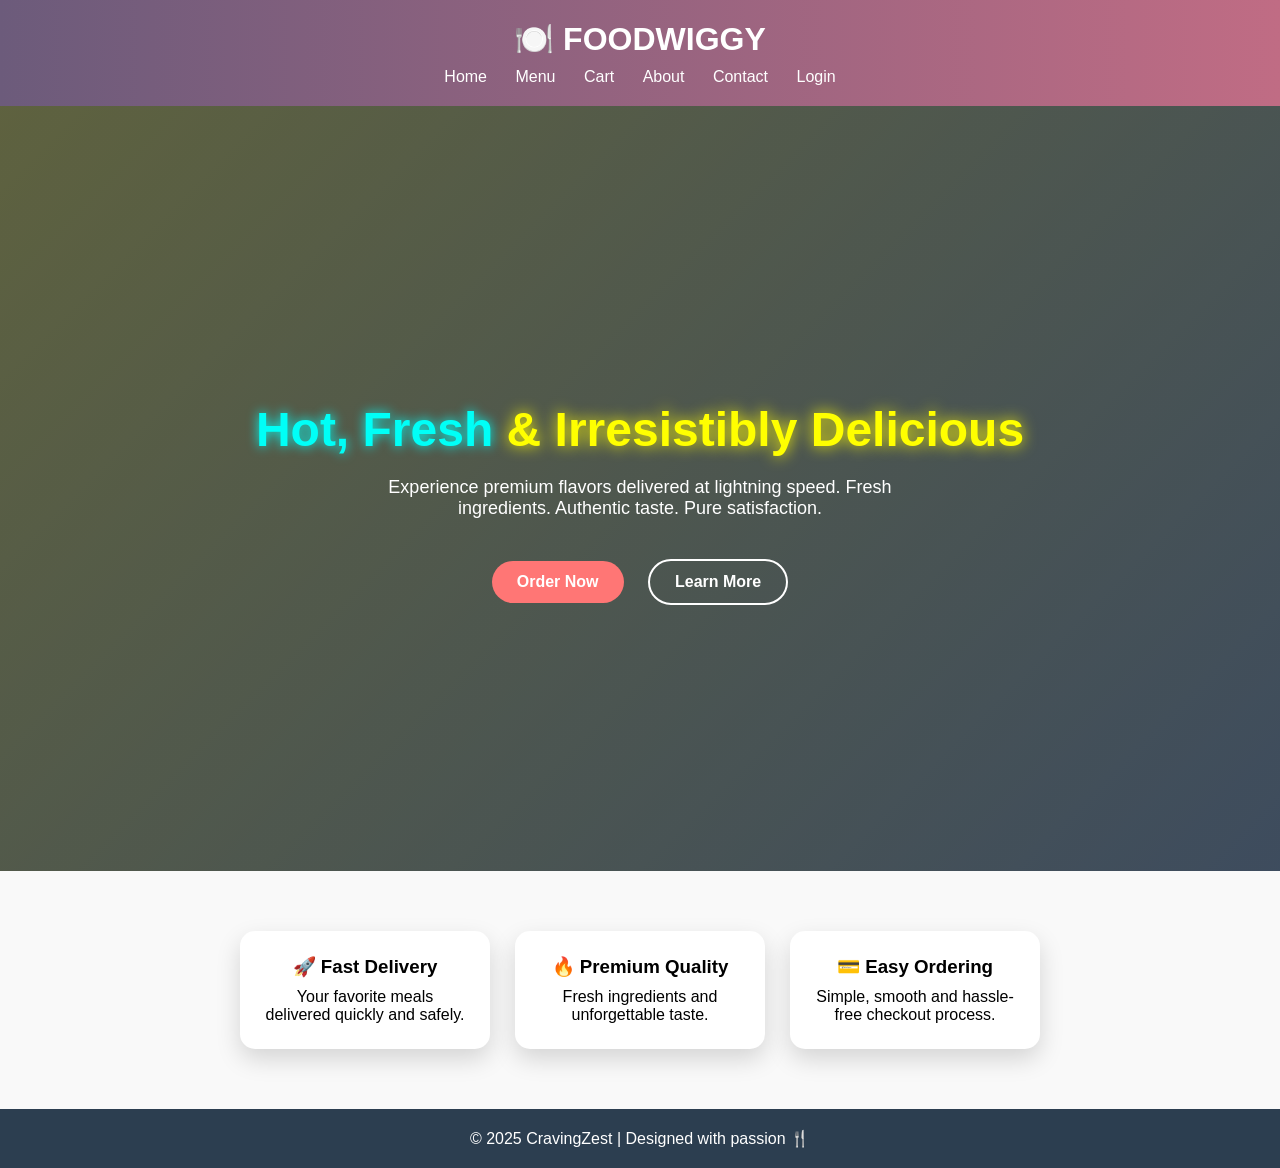
<file: index.html>
<!DOCTYPE html>
<html>
<head>
  <title>FOODWIGGY | Home</title>
  <link rel="stylesheet" href="style.css">
</head>
<body>

<header class="main-header">
  <h1>🍽️ FOODWIGGY</h1>
  <nav>
    <a href="index.html">Home</a>
    <a href="menu.html">Menu</a>
    <a href="cart.html">Cart</a>
    <a href="about.html">About</a>
    <a href="contact.html">Contact</a>
    <a href="login.html">Login</a>
  </nav>
</header>

<section class="hero-section">
  <div class="hero-content">
    <h2>
      <span class="highlight-text">Hot, Fresh</span> 
      & Irresistibly Delicious
    </h2>

    <p>
      Experience premium flavors delivered at lightning speed.
      Fresh ingredients. Authentic taste. Pure satisfaction.
    </p>

    <div class="hero-buttons">
      <a href="menu.html" class="primary-btn">Order Now</a>
      <a href="about.html" class="secondary-btn">Learn More</a>
    </div>
  </div>
</section>

<section class="features">
  <div class="feature-card">
    <h3>🚀 Fast Delivery</h3>
    <p>Your favorite meals delivered quickly and safely.</p>
  </div>

  <div class="feature-card">
    <h3>🔥 Premium Quality</h3>
    <p>Fresh ingredients and unforgettable taste.</p>
  </div>

  <div class="feature-card">
    <h3>💳 Easy Ordering</h3>
    <p>Simple, smooth and hassle-free checkout process.</p>
  </div>
</section>

<footer class="footer">
  <p>© 2025 CravingZest | Designed with passion 🍴</p>
</footer>

</body>
</html>
</file>
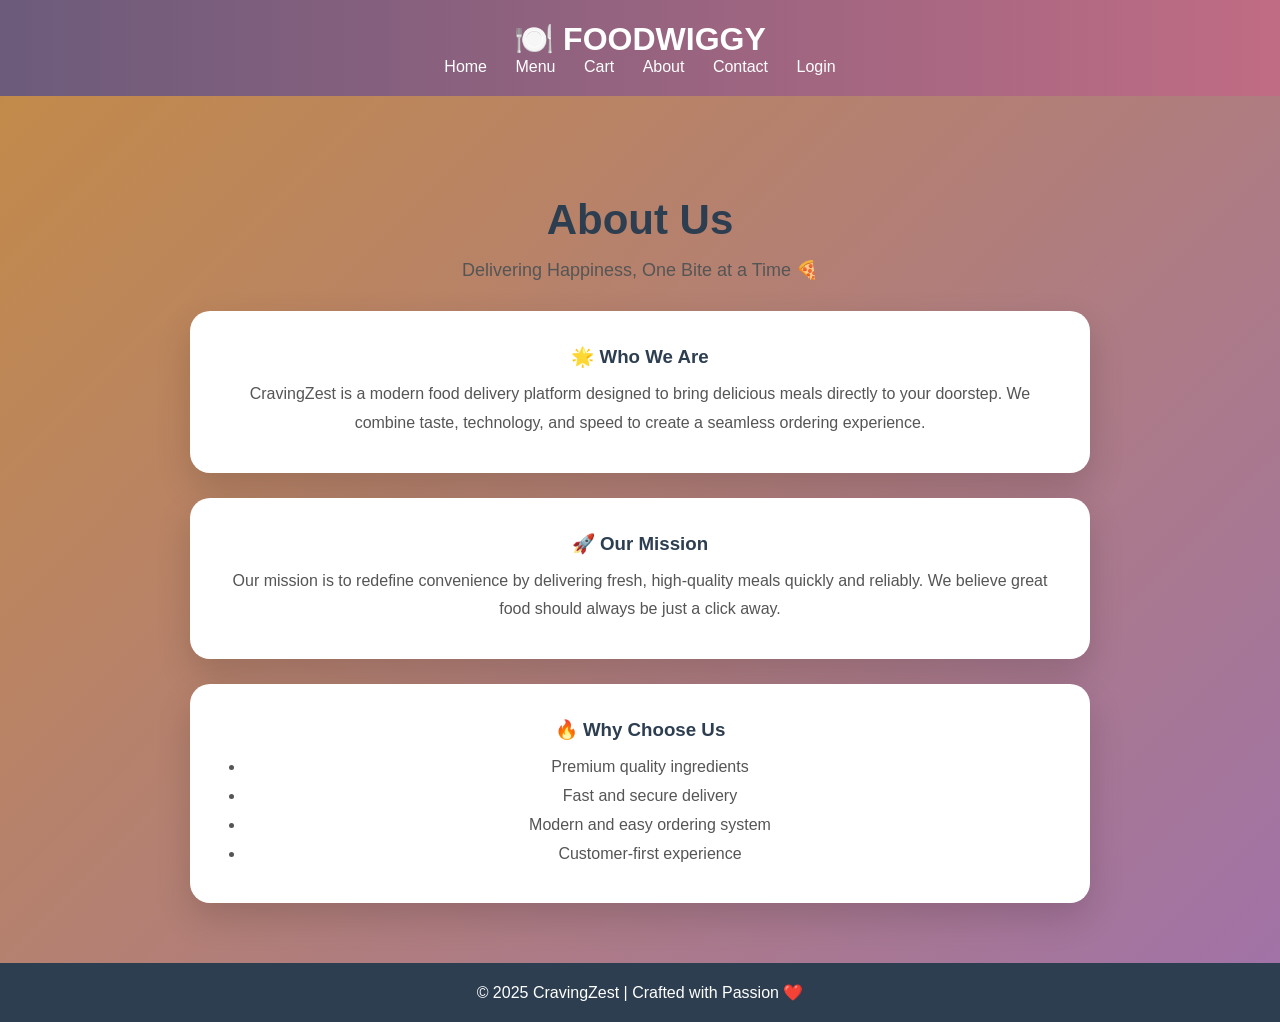
<file: about.html>
<!DOCTYPE html>
<html>
<head>
  <title>About Us | CravingZest</title>
  <link rel="stylesheet" href="style.css">
</head>
<body class="about-body">

<header class="about-header">
  <h1>🍽️ FOODWIGGY</h1>
  <nav>
    <a href="index.html">Home</a>
    <a href="menu.html">Menu</a>
    <a href="cart.html">Cart</a>
    <a href="about.html">About</a>
    <a href="contact.html">Contact</a>
    <a href="login.html">Login</a>
  </nav>
</header>

<section class="about-hero">
  <h2>About Us</h2>
  <p>Delivering Happiness, One Bite at a Time 🍕</p>
</section>

<section class="about-container">

  <div class="about-card">
    <h3>🌟 Who We Are</h3>
    <p>
      CravingZest is a modern food delivery platform designed to bring
      delicious meals directly to your doorstep. We combine taste,
      technology, and speed to create a seamless ordering experience.
    </p>
  </div>

  <div class="about-card">
    <h3>🚀 Our Mission</h3>
    <p>
      Our mission is to redefine convenience by delivering fresh,
      high-quality meals quickly and reliably. We believe great food
      should always be just a click away.
    </p>
  </div>

  <div class="about-card">
    <h3>🔥 Why Choose Us</h3>
    <ul>
      <li>Premium quality ingredients</li>
      <li>Fast and secure delivery</li>
      <li>Modern and easy ordering system</li>
      <li>Customer-first experience</li>
    </ul>
  </div>

</section>

<footer class="about-footer">
  <p>© 2025 CravingZest | Crafted with Passion ❤️</p>
</footer>

</body>
</html>
</file>
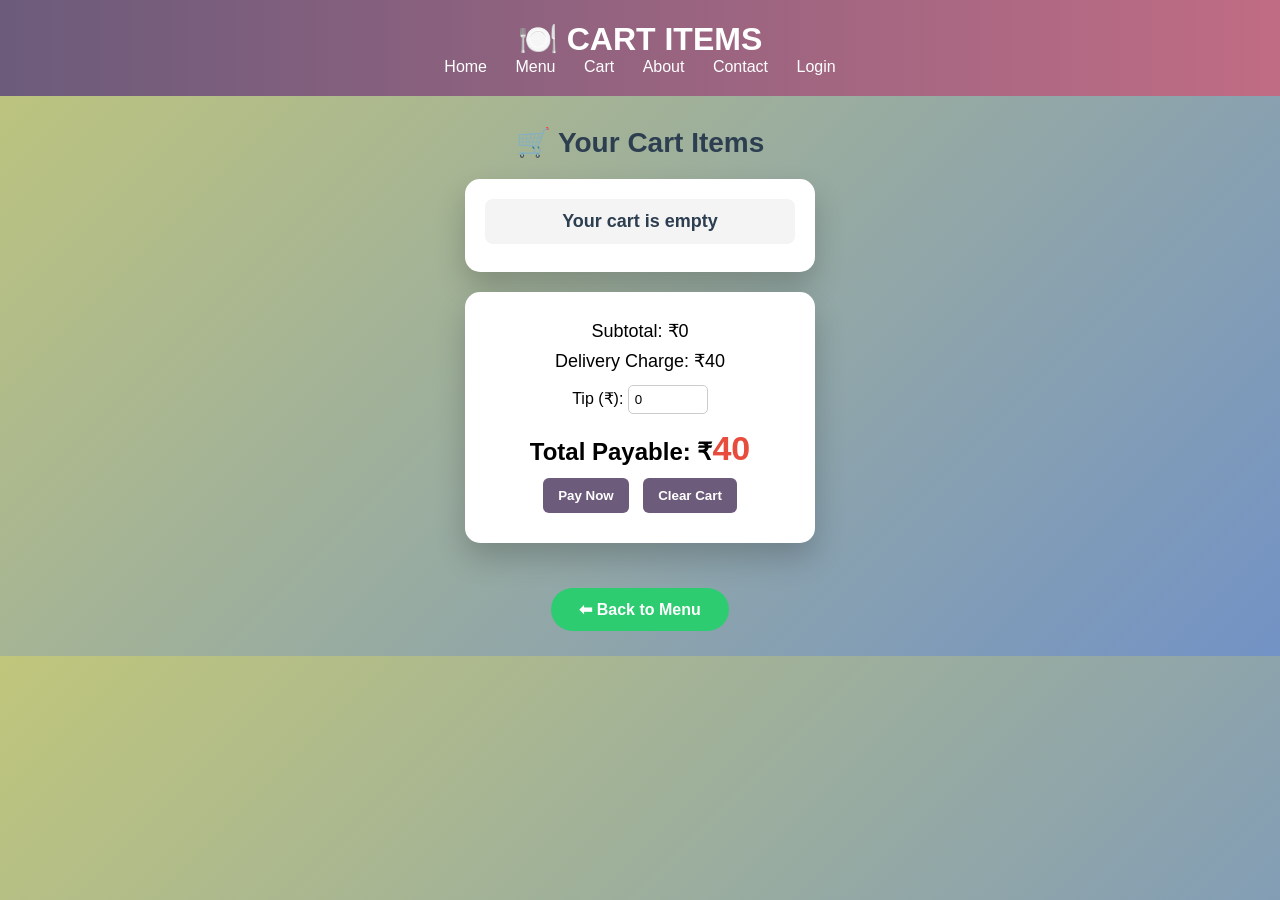
<file: cart.html>
<!DOCTYPE html>
<html>
<head>
  <title>CRAVINGZEST | Cart</title>
  <link rel="stylesheet" href="style.css">
</head>

<body onload="loadCart()">

<header>
  <h1>🍽️ CART ITEMS</h1>
  <nav>
    <a href="index.html">Home</a>
    <a href="menu.html">Menu</a>
    <a href="cart.html">Cart</a>
    <a href="about.html">About</a>
    <a href="contact.html">Contact</a>
    <a href="login.html">Login</a>
  </nav>
</header>

<h2 class="cart-title">🛒 Your Cart Items</h2>

<!-- CART ITEMS BOX -->
<div class="cart-box">
  <ul id="cartItems"></ul>
</div>

<!-- SUMMARY BOX -->
<div class="summary">
  <p>Subtotal: ₹<span id="subtotal">0</span></p>
  <p>Delivery Charge: ₹40</p>

  <label>Tip (₹): </label>
  <input type="number" id="tip" value="0" oninput="updateTotal()">

  <h3 class="total-text">
    Total Payable: ₹<span id="total">40</span>
  </h3>

  <button onclick="alert('Payment Successful!')">Pay Now</button>
  <button onclick="clearCart()">Clear Cart</button>
</div>

<a href="menu.html" class="back-btn">⬅ Back to Menu</a>

<script src="script.js"></script>
</body>
</html>
</file>
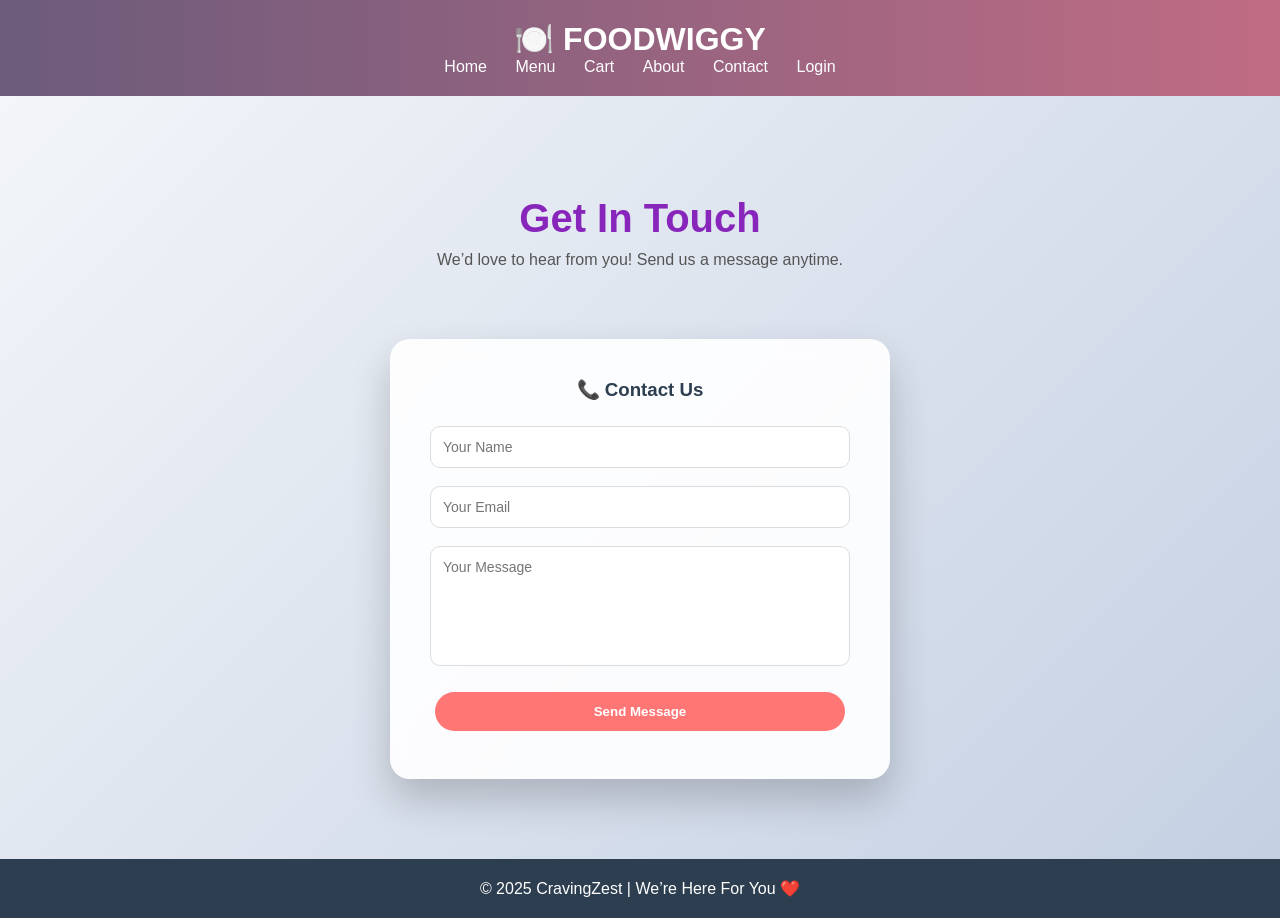
<file: contact.html>
<!DOCTYPE html>
<html lang="en">
<head>
  <meta charset="UTF-8">
  <title>Contact | CravingZest</title>
  <link rel="stylesheet" href="style.css">
</head>
<body class="contact-body">

<header class="contact-header">
  <h1>🍽️ FOODWIGGY</h1>
  <nav>
    <a href="index.html">Home</a>
    <a href="menu.html">Menu</a>
    <a href="cart.html">Cart</a>
    <a href="about.html">About</a>
    <a href="contact.html">Contact</a>
    <a href="login.html">Login</a>
  </nav>
</header>

<section class="contact-hero">
  <h2>Get In Touch</h2>
  <p>We’d love to hear from you! Send us a message anytime.</p>
</section>

<section class="contact-container">

  <div class="contact-card">
    <h3>📞 Contact Us</h3>

    <form class="contact-form" onsubmit="sendMessage(event)">
      <input type="text" placeholder="Your Name" required>
      <input type="email" placeholder="Your Email" required>
      <textarea placeholder="Your Message" required></textarea>
      <button type="submit">Send Message</button>
    </form>
  </div>

</section>

<footer class="contact-footer">
  <p>© 2025 CravingZest | We’re Here For You ❤️</p>
</footer>

<script src="script.js"></script>
</body>
</html>
</file>
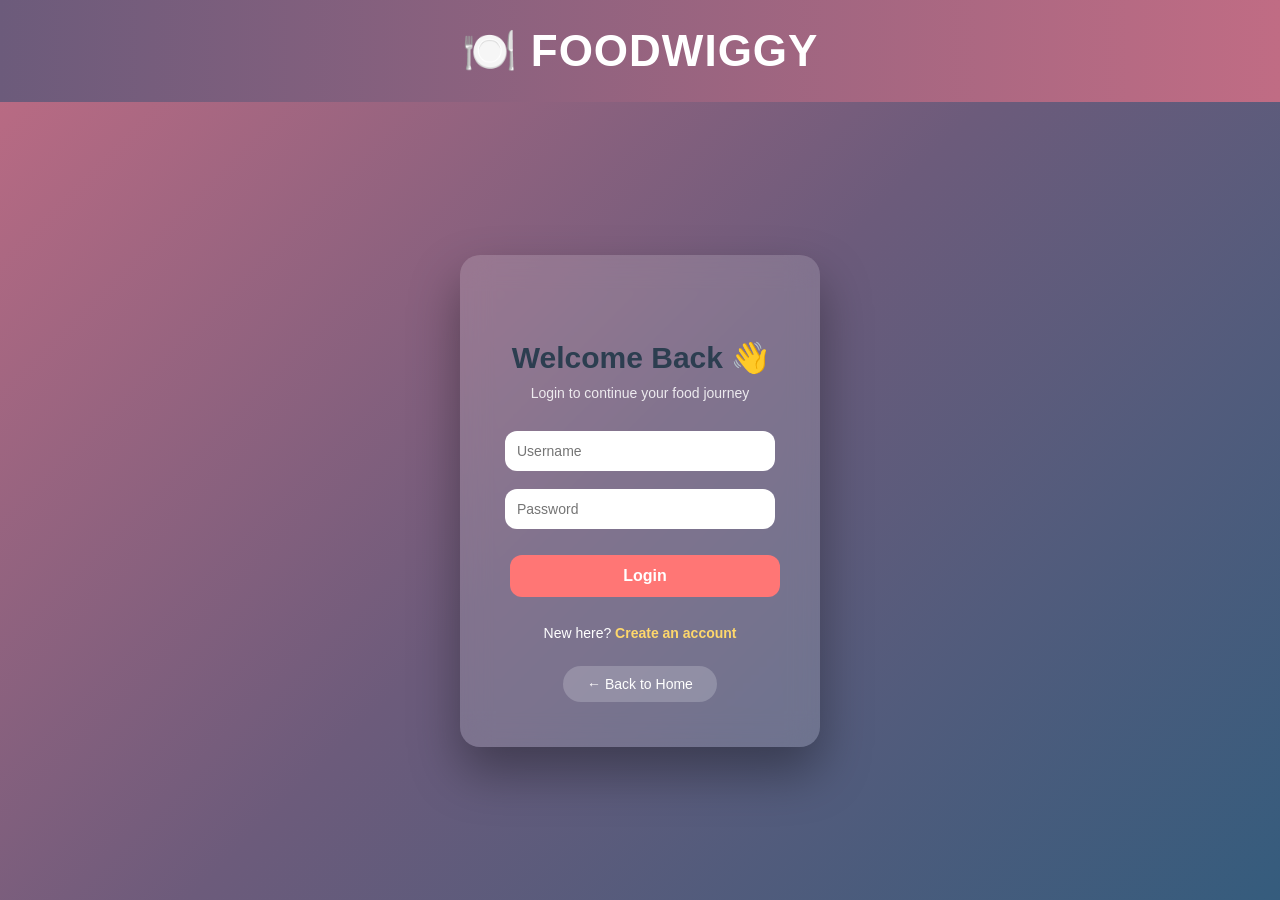
<file: login.html>
<!DOCTYPE html>
<html>
<head>
  <title>Login | FOODWIGGY</title>
  <link rel="stylesheet" href="style.css">
</head>
<body class="login-body">

<header class="login-header">
  <h1>🍽️ FOODWIGGY</h1>
</header>

<div class="login-wrapper">

  <div class="login-card">
    <h2>Welcome Back 👋</h2>
    <p class="login-subtitle">Login to continue your food journey</p>

    <form>
      <div class="input-group">
        <input type="text" placeholder="Username" required>
      </div>

      <div class="input-group">
        <input type="password" placeholder="Password" required>
      </div>

      <button type="submit" class="login-btn">Login</button>
    </form>

    <p class="signup-text">
      New here? <a href="signup.html">Create an account</a>
    </p>


    <div class="back-container">
      <a href="index.html" class="back-home-btn">← Back to Home</a>
    </div>

  </div>

</div>

</body>
</html>
</file>
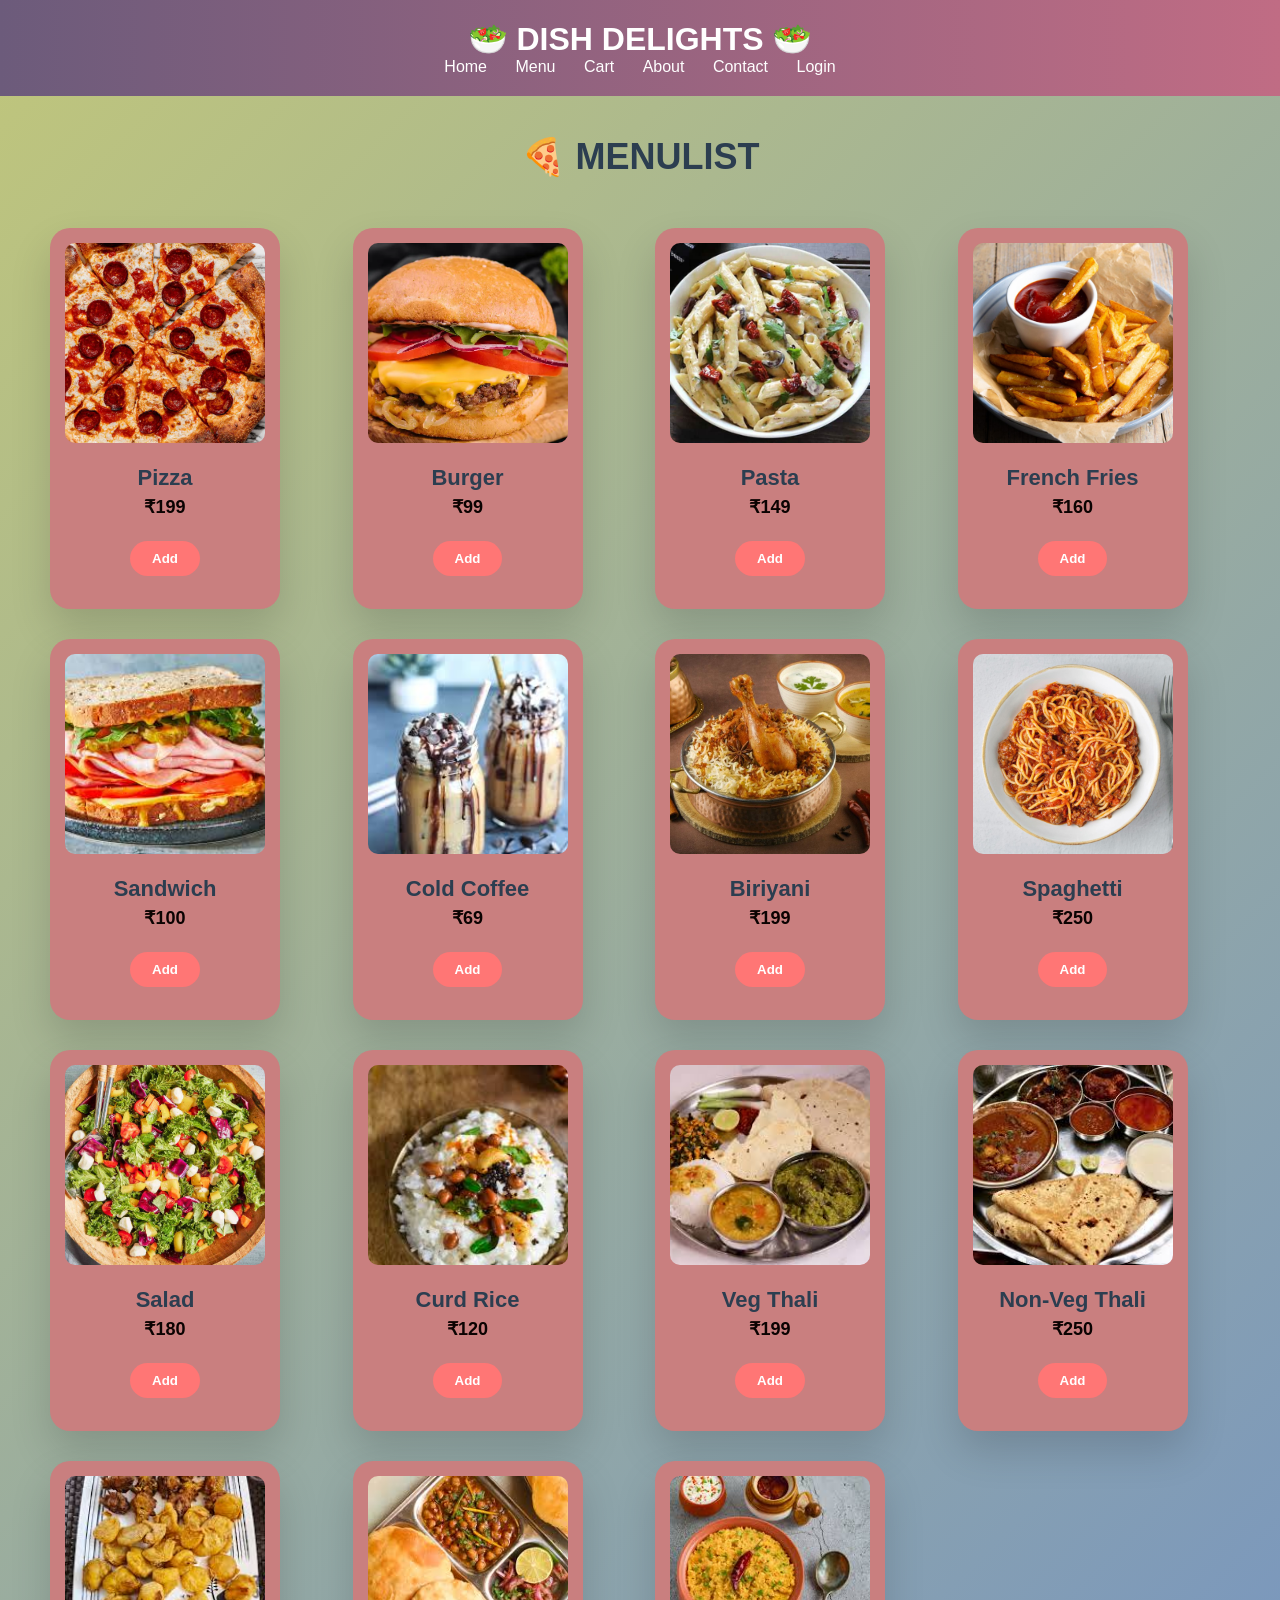
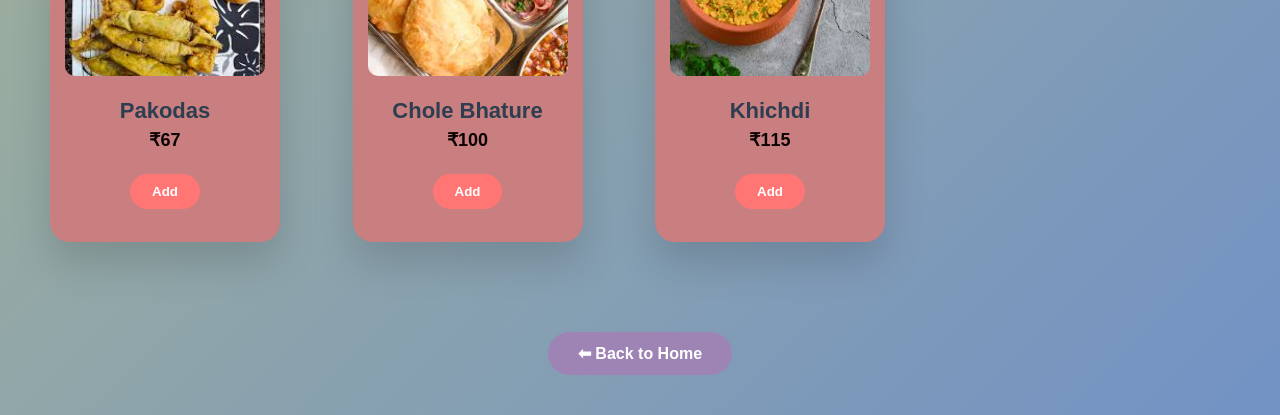
<file: menu.html>
<!DOCTYPE html>
<html>
<head>
  <title>Foodie | Menu</title>
  <link rel="stylesheet" href="style.css">
</head>
<body>

<header>
  <h1>🥗 DISH DELIGHTS 🥗</h1>
  <nav>
    <a href="index.html">Home</a>
    <a href="menu.html">Menu</a>
    <a href="cart.html">Cart</a>
    <a href="about.html">About</a>
    <a href="contact.html">Contact</a>
    <a href="login.html">Login</a>
  </nav>
</header>

<h2>🍕 MENULIST</h2>

<div class="menu">

  <div class="card">
    <img src="Pizza.jpg" alt="Pizza">
    <h3>Pizza</h3>
    <p>₹199</p>
    <button onclick="addToCart('Pizza',199)">Add</button>
  </div>

  <div class="card">
    <img src="Burger.jpg" alt="Burger">
    <h3>Burger</h3>
    <p>₹99</p>
    <button onclick="addToCart('Burger',99)">Add</button>
  </div>

  <div class="card">
    <img src="Pasta.jpg" alt="Pasta">
    <h3>Pasta</h3>
    <p>₹149</p>
    <button onclick="addToCart('Pasta',149)">Add</button>
  </div>

  <div class="card">
    <img src="easy-french-fries-1.jpg" alt="French Fries">
    <h3>French Fries</h3>
    <p>₹160</p>
    <button onclick="addToCart('French Fries',160)">Add</button>
  </div>

  <div class="card">
    <img src="sandwhich.jpg" alt="Sandwich">
    <h3>Sandwich</h3>
    <p>₹100</p>
    <button onclick="addToCart('Sandwich',100)">Add</button>
  </div>

  <div class="card">
    <img src="cold coffee.jpg" alt="Cold Coffee">
    <h3>Cold Coffee</h3>
    <p>₹69</p>
    <button onclick="addToCart('Cold Coffee',69)">Add</button>
  </div>

  <div class="card">
    <img src="Biriyani.jpg" alt="Biriyani">
    <h3>Biriyani</h3>
    <p>₹199</p>
    <button onclick="addToCart('Biriyani',199)">Add</button>
  </div>

  <div class="card">
    <img src="Spaghetti.jpg" alt="Spaghetti">
    <h3>Spaghetti</h3>
    <p>₹250</p>
    <button onclick="addToCart('Spaghetti',250)">Add</button>
  </div>

  <div class="card">
    <img src="Salad.jpg" alt="Salad">
    <h3>Salad</h3>
    <p>₹180</p>
    <button onclick="addToCart('Salad',180)">Add</button>
  </div>

  <div class="card">
    <img src="CurdRice.jpg" alt="Curd Rice">
    <h3>Curd Rice</h3>
    <p>₹120</p>
    <button onclick="addToCart('Curd Rice',120)">Add</button>
  </div>

 <div class="card">
    <img src="Veg Thali.jpg" alt="Veg Thali">
    <h3>Veg Thali</h3>
    <p>₹199</p>
    <button onclick="addToCart('Veg Thali',199)">Add</button>
  </div>

  <div class="card">
    <img src="Nonveg Thali.jpg" alt="NonvegThali">
    <h3>Non-Veg Thali</h3>
    <p>₹250</p>
    <button onclick="addToCart('Nonveg Thali',250)">Add</button>
  </div>

  <div class="card">
    <img src="Pakodas.jpg" alt="Pakodas">
    <h3>Pakodas</h3>
    <p>₹67</p>
    <button onclick="addToCart('Pakodas',67)">Add</button>
  </div>

  <div class="card">
    <img src="Chole Bhature.jpg" alt="Chole Bhature">
    <h3>Chole Bhature</h3>
    <p>₹100</p>
    <button onclick="addToCart('Chole Bhature',100)">Add</button>
  </div>

 <div class="card">
    <img src="Khichdi.jpg" alt="Khichdi">
    <h3>Khichdi</h3>
    <p>₹115</p>
    <button onclick="addToCart('Khichdi',115)">Add</button>
  </div>

</div>

<a href="index.html" class="btn">⬅ Back to Home</a>

<script src="script.js"></script>
</body>
</html>
</file>
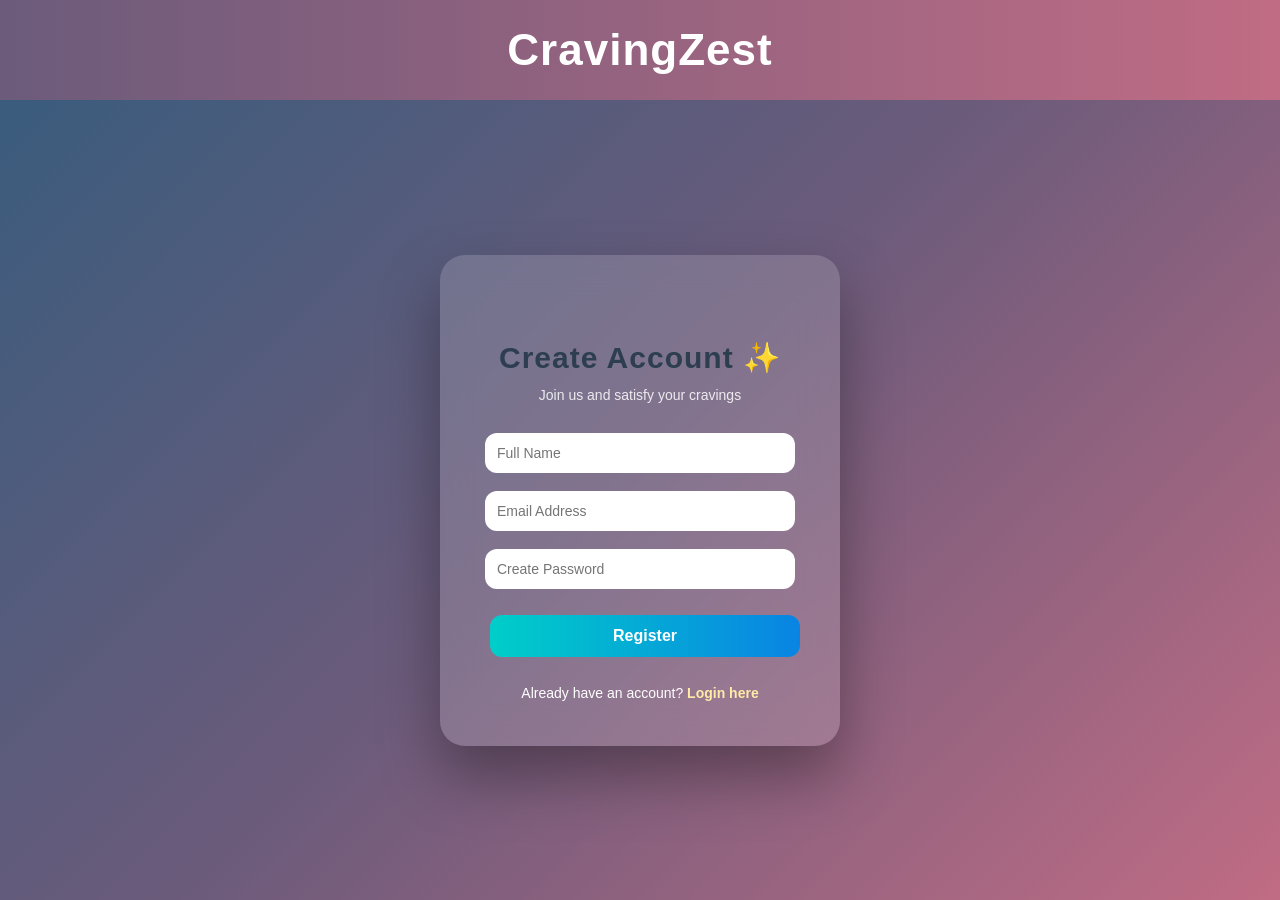
<file: signup.html>
<!DOCTYPE html>
<html>
<head>
  <title>Sign Up | FOODWIGGY</title>
  <link rel="stylesheet" href="style.css">
</head>
<body class="signup-body">

<header class="login-header">
  <h1>CravingZest</h1>
</header>

<div class="signup-wrapper">

  <div class="signup-card">
    <h2>Create Account ✨</h2>
    <p class="signup-subtitle">Join us and satisfy your cravings</p>

    <form>
      <div class="input-group">
        <input type="text" placeholder="Full Name" required>
      </div>

      <div class="input-group">
        <input type="email" placeholder="Email Address" required>
      </div>

      <div class="input-group">
        <input type="password" placeholder="Create Password" required>
      </div>

      <button type="submit" class="signup-btn">Register</button>
    </form>

    <p class="login-link">
      Already have an account?
      <a href="login.html">Login here</a>
    </p>
  </div>

</div>

</body>
</html>
</file>
<file: style.css>
* {
  margin: 0;
  padding: 0;
  box-sizing: border-box;
}

body {
  font-family: 'Segoe UI', sans-serif;
  background: #f5f7fa;
  text-align: center;
}


/* HEADER */
.main-header {
  background: linear-gradient(to right, #6c5b7b, #c06c84);
  padding: 20px;
  color: white;
}

.main-header h1 {
  margin-bottom: 10px;
}

.main-header nav a {
  margin: 0 15px;
  color: white;
  text-decoration: none;
  font-weight: 500;
  transition: 0.3s ease;
}

.main-header nav a:hover {
  color: #ffeaa7;
}


/* HERO SECTION  */
.hero-section {
  height: 85vh;
  background: linear-gradient(rgba(0,0,0,0.6), rgba(0,0,0,0.6)),
              url('https://images.unsplash.com/photo-1504674900247-0877df9cc836')
              no-repeat center center;
  background-size: cover;

  display: flex;
  justify-content: center;
  align-items: center;
  text-align: center;
  color: white;
  padding: 20px;
}

.hero-content h2 {
  font-size: 52px;
  margin-bottom: 20px;
  color: #ffff00; 
  text-shadow: 0 0 15px #fffb00;
}

.highlight-text {
  color: #00fff7;
  font-weight: bold;
  text-shadow: 0 0 12px #00fff7;
}

.hero-content p {
  font-size: 18px;
  max-width: 700px;
  margin: 0 auto 30px;
}


/*  BUTTONS  */
.hero-buttons a {
  padding: 12px 28px;
  border-radius: 30px;
  text-decoration: none;
  font-weight: bold;
  margin: 10px;
  transition: 0.3s ease;
  display: inline-block;
}

.primary-btn {
  background: #ff7675;
  color: white;
}

.primary-btn:hover {
  background: #e84393;
  transform: translateY(-3px);
}

.secondary-btn {
  border: 2px solid white;
  color: white;
}

.secondary-btn:hover {
  background: white;
  color: black;
}


/*  FEATURES SECTION  */
.features {
  display: flex;
  justify-content: center;
  gap: 30px;
  padding: 70px 20px;
  background: #f9f9f9;
}

.feature-card {
  background: white;
  padding: 30px;
  border-radius: 20px;
  width: 260px;
  box-shadow: 0 15px 35px rgba(0,0,0,0.15);
  transition: 0.3s ease;
}

.feature-card:hover {
  transform: translateY(-8px);
}

.feature-card h3 {
  margin-bottom: 10px;
}


/* ================= FOOTER ================= */
.footer {
  text-align: center;
  padding: 20px;
  background: #71c466;
  color: white;
}

/* ================= BUTTON ================= */
.btn {
  display: inline-block;
  margin-top: 20px;
  padding: 12px 28px;
  background: #2ecc71;
  color: white;
  border-radius: 30px;
  text-decoration: none;
  font-weight: bold;
  transition: 0.3s ease;
}

.btn:hover {
  background: #27ae60;
  transform: translateY(-3px);
}


/* ================= MENU SECTION ================= */
.menu {
  display: flex;
  justify-content: center;
  flex-wrap: wrap;
  gap: 25px;
  padding: 40px;
}

.card {
  background: white;
  width: 230px;
  padding: 15px;
  border-radius: 15px;
  box-shadow: 0 10px 25px rgba(0,0,0,0.15);
  transition: 0.3s ease;
}

.card:hover {
  transform: translateY(-8px);
}

.card img {
  width: 100%;
  height: 140px;
  object-fit: cover;
  border-radius: 10px;
}


/* ================= CART IMAGE ================= */
.cart-img {
  width: 300px;
  margin: 20px auto;
  border-radius: 15px;
}


/* ================= CART BACKGROUND ================= */
.cart-bg {
  min-height: 70vh;
  display: flex;
  flex-direction: column;
  justify-content: center;
  align-items: center;
}



.cart-bg::before {
  content: "";
  position: absolute;
  inset: 0;
  background: rgba(255, 255, 255, 0.7);
  z-index: 0;           
}


.cart-bg * {
  position: relative;
  z-index: 2;
}

* {
  margin: 0;
  padding: 0;
  box-sizing: border-box;
  font-family: Arial, sans-serif;
}


.header {
  background: linear-gradient(to right, #d07c6c, #8e44ad);
  padding: 15px;
  text-align: center;
}

.header h1 {
  color: #ffe0b2;
  margin-bottom: 10px;
}

.header nav a {
  color: #dff9fb;
  margin: 0 10px;
  text-decoration: none;
  font-weight: bold;
}


/* CONTACT PAGE STYLING */

.contact-body {
  margin: 0;
  font-family: 'Segoe UI', sans-serif;
  background: linear-gradient(135deg, #f5f7fa, #c3cfe2);
}

/* HEADER */
.contact-header {
  background: linear-gradient(to right, #6c5b7b, #c06c84);
  padding: 20px;
  text-align: center;
  color: white;
}

.contact-header nav a {
  margin: 0 12px;
  color: white;
  text-decoration: none;
  font-weight: 500;
}

.contact-header nav a:hover {
  text-decoration: underline;
}

/* HERO */
.contact-hero {
  text-align: center;
  padding: 60px 20px 30px;
}

.contact-hero h2 {
  font-size: 40px;
  margin-bottom: 10px;
  color: #8826bc;
}

.contact-hero p {
  color: #555;
}

/* CONTAINER */
.contact-container {
  display: flex;
  justify-content: center;
  padding: 40px 20px 80px;
}

.contact-card {
  background: rgba(255, 255, 255, 0.9);
  backdrop-filter: blur(10px);
  padding: 40px;
  border-radius: 20px;
  width: 100%;
  max-width: 500px;
  box-shadow: 0 20px 40px rgba(0,0,0,0.2);
  transition: 0.3s;
}

.contact-card:hover {
  transform: translateY(-8px);
}

.contact-card h3 {
  text-align: center;
  margin-bottom: 25px;
  color: #2c3e50;
}

/* FORM */
.contact-form {
  display: flex;
  flex-direction: column;
}

.contact-form input,
.contact-form textarea {
  margin-bottom: 18px;
  padding: 12px;
  border-radius: 10px;
  border: 1px solid #ddd;
  font-size: 14px;
  outline: none;
  transition: 0.3s;
}

.contact-form input:focus,
.contact-form textarea:focus {
  border-color: #c06c84;
  box-shadow: 0 0 8px rgba(192,108,132,0.3);
}

.contact-form textarea {
  resize: none;
  height: 120px;
}

/* BUTTON */
.contact-form button {
  padding: 12px;
  border-radius: 25px;
  border: none;
  background: #ff7675;
  color: white;
  font-weight: bold;
  cursor: pointer;
  transition: 0.3s;
}

.contact-form button:hover {
  background: #e84393;
  transform: scale(1.05);
}

/* FOOTER */
.contact-footer {
  text-align: center;
  padding: 20px;
  background: #2c3e50;
  color: white;
}


/*universal selector */
* {
  margin: 0;
  padding: 0;
  box-sizing: border-box;
  font-family: Arial, sans-serif;
}


.header {
  background: linear-gradient(to right, #d17a63, #9b4fa3);
  padding: 15px;
  text-align: center;
}

.header h1 {
  color: white;
  margin-bottom: 10px;
}

.header nav a {
  color: #e0ffff;
  margin: 0 12px;
  text-decoration: none;
  font-weight: bold;
}

.header nav a:hover {
  text-decoration: underline;
}


/* LOGIN PAGE */

.login-section {
  display: flex;
  justify-content: center;
  align-items: center;
  height: 75vh;
}

.login-box {
  background: white;
  padding: 35px;
  width: 340px;
  border-radius: 15px;
  box-shadow: 0 15px 30px rgba(0, 0, 0, 0.2);
  text-align: center;
}

.login-box h2 {
  margin-bottom: 20px;
  color: #6c5b7b;
}

.login-box input {
  width: 100%;
  padding: 10px;
  margin: 10px 0;
  border-radius: 8px;
  border: 1px solid #ccc;
  transition: 0.3s;
}

.login-box input:focus {
  border-color: #9b4fa3;
  box-shadow: 0 0 5px rgba(155,79,163,0.3);
  outline: none;
}

.login-box button {
  width: 100%;
  padding: 10px;
  margin-top: 10px;
  border-radius: 8px;
  border: none;
  background: #9b4fa3;
  color: white;
  font-weight: bold;
  cursor: pointer;
  transition: 0.3s;
}

.login-box button:hover {
  background: #7d3c8f;
}

.login-box p {
  margin-top: 15px;
}

.login-box a {
  color: #7a1fa2;
  text-decoration: none;
}

.login-box a:hover {
  text-decoration: underline;
}

.back-btn {
  display: inline-block;
  margin-top: 20px;
  padding: 10px 25px;
  background: #2ecc71;
  color: white;
  border-radius: 25px;
  text-decoration: none;
  transition: 0.3s;
}

.back-btn:hover {
  background: #27ae60;
}


/* CART PAGE */

.cart-title {
  margin-top: 30px;
  font-size: 28px;
}

.cart-box {
  width: 350px;
  margin: 20px auto;
  padding: 20px;
  background: white;
  border-radius: 15px;
  box-shadow: 0 15px 30px rgba(0,0,0,0.2);
}

#cartItems {
  list-style: none;
  padding: 0;
}

#cartItems li {
  font-size: 18px;
  font-weight: 600;
  padding: 12px;
  margin-bottom: 8px;
  background: #f4f4f4;
  border-radius: 8px;
  color: #2c3e50;
}


/* SUMMARY */
.summary {
  width: 350px;
  margin: 20px auto;
  padding: 20px;
  background: white;
  border-radius: 15px;
  box-shadow: 0 15px 30px rgba(0,0,0,0.2);
}

.summary p {
  font-size: 18px;
  margin: 8px 0;
}

.summary input {
  padding: 6px;
  width: 80px;
  margin-top: 5px;
  border-radius: 5px;
  border: 1px solid #ccc;
}


/* TOTAL */
.total-text {
  margin-top: 15px;
  font-size: 24px;
  font-weight: bold;
}

#total {
  font-size: 34px;
  color: #e74c3c;
}


/* CART BUTTONS */
.summary button {
  padding: 10px 15px;
  margin: 10px 5px;
  border: none;
  border-radius: 6px;
  background-color: #6c5b7b;
  color: white;
  cursor: pointer;
  transition: 0.3s;
}

.summary button:hover {
  background-color: #4b3f5c;
}


button {
  padding: 10px 18px;
  margin: 8px 5px;
  border: none;
  border-radius: 8px;
  background-color: #6c5b7b;
  color: white;
  cursor: pointer;
  font-weight: 600;
  transition: 0.3s ease;
}

button:hover {
  background-color: #4b3f5c;
  transform: translateY(-2px);
}


/* ==================================================
   BACK BUTTON
================================================== */

.back-btn {
  display: inline-block;
  margin: 25px;
  padding: 12px 28px;
  background: #2ecc71;
  color: white;
  border-radius: 30px;
  text-decoration: none;
  font-weight: bold;
  transition: 0.3s ease;
}

.back-btn:hover {
  background: #27ae60;
  transform: translateY(-3px);
}


/* ==================================================
   ABOUT PAGE
================================================== */

.about-body {
  background: linear-gradient(135deg, #c48b46, #a072a9);
}


/* About Header */
.about-header {
  background: linear-gradient(to right, #6c5b7b, #c06c84);
  padding: 20px;
  text-align: center;
  color: white;
}

.about-header nav a {
  margin: 0 12px;
  color: white;
  text-decoration: none;
  font-weight: 500;
  transition: 0.3s ease;
}

.about-header nav a:hover {
  text-decoration: underline;
}


/* About Hero Section */
.about-hero {
  text-align: center;
  padding: 60px 20px 30px;
}

.about-hero h2 {
  font-size: 42px;
  margin-bottom: 15px;
  color: #2c3e50;
}

.about-hero p {
  font-size: 18px;
  color: #555;
}


/* About Container */
.about-container {
  width: 85%;
  max-width: 900px;
  margin: 0 auto 60px;
}


/* About Cards */
.about-card {
  background: white;
  padding: 35px;
  margin-bottom: 25px;
  border-radius: 20px;
  box-shadow: 0 15px 35px rgba(0,0,0,0.15);
  transition: 0.3s ease;
}

.about-card:hover {
  transform: translateY(-8px);
}

.about-card h3 {
  margin-bottom: 12px;
  color: #2c3e50;
}

.about-card p,
.about-card ul {
  color: #555;
  line-height: 1.8;
  font-size: 16px;
}

.about-card ul {
  padding-left: 20px;
}


/* About Footer */
.about-footer {
  text-align: center;
  padding: 20px;
  background: #2c3e50;
  color: white;
}


/* ==================================================
   LOGIN PAGE STYLING
================================================== */

.login-body {
  height: 100vh;
  background: linear-gradient(135deg, #c06c84, #6c5b7b, #355c7d);
  display: flex;
  flex-direction: column;
  font-family: 'Segoe UI', sans-serif;
}


/* Header */
.login-header {
  text-align: center;
  padding: 25px;
  color: white;
  font-size: 22px;
  letter-spacing: 1px;
}


/* Wrapper */
.login-wrapper {
  flex: 1;
  display: flex;
  justify-content: center;
  align-items: center;
}


/* Glass Card */
.login-card {
  width: 360px;
  padding: 45px;
  background: rgba(255, 255, 255, 0.15);
  backdrop-filter: blur(15px);
  border-radius: 20px;
  box-shadow: 0 25px 50px rgba(0,0,0,0.35);
  text-align: center;
  color: white;
  transition: 0.3s ease;
}

.login-card:hover {
  transform: translateY(-5px);
}


/* Title */
.login-card h2 {
  margin-bottom: 10px;
  font-size: 30px;
}

.login-subtitle {
  font-size: 14px;
  margin-bottom: 30px;
  opacity: 0.85;
}


/* Inputs */
.input-group {
  margin-bottom: 20px;
}

.input-group input {
  width: 100%;
  padding: 12px;
  border-radius: 12px;
  border: none;
  outline: none;
  font-size: 14px;
  transition: 0.3s ease;
}

.input-group input:focus {
  box-shadow: 0 0 10px rgba(255,255,255,0.4);
}


/* Login Button */
.login-btn {
  width: 100%;
  padding: 12px;
  border-radius: 12px;
  border: none;
  background: #ff7675;
  color: white;
  font-size: 16px;
  font-weight: bold;
  cursor: pointer;
  transition: 0.3s ease;
}

.login-btn:hover {
  background: #e84393;
  transform: translateY(-3px);
}


/* Signup Link */
.signup-text {
  margin-top: 20px;
  font-size: 14px;
}

.signup-text a {
  color: #ffd86b;
  text-decoration: none;
  font-weight: bold;
}

.signup-text a:hover {
  text-decoration: underline;
}


/* Back Button */
.back-container {
  margin-top: 25px;
  text-align: center;
}

.back-home-btn {
  display: inline-block;
  padding: 10px 22px;
  border-radius: 25px;
  background: #6c5b7b;
  color: white;
  text-decoration: none;
  font-size: 14px;
  transition: 0.3s ease;
}

.back-home-btn:hover {
  background: #4b3f5c;
  transform: translateY(-3px);
}

/* ==================================================
   SIGNUP PAGE STYLING
================================================== */

.signup-body {
  height: 100vh;
  background: linear-gradient(135deg, #355c7d, #6c5b7b, #c06c84);
  display: flex;
  flex-direction: column;
  font-family: 'Segoe UI', sans-serif;
}


/* Wrapper */
.signup-wrapper {
  flex: 1;
  display: flex;
  justify-content: center;
  align-items: center;
}


/* Glass Card */
.signup-card {
  width: 400px;
  padding: 45px;
  background: rgba(255, 255, 255, 0.15);
  backdrop-filter: blur(18px);
  border-radius: 25px;
  box-shadow: 0 30px 60px rgba(0,0,0,0.35);
  text-align: center;
  color: white;
  transition: 0.3s ease;
}

.signup-card:hover {
  transform: translateY(-6px);
}


/* Title */
.signup-card h2 {
  margin-bottom: 12px;
  font-size: 30px;
  letter-spacing: 1px;
}

.signup-subtitle {
  font-size: 14px;
  margin-bottom: 30px;
  opacity: 0.85;
}


/* Inputs */
.input-group {
  margin-bottom: 18px;
}

.input-group input {
  width: 100%;
  padding: 12px;
  border-radius: 12px;
  border: none;
  outline: none;
  font-size: 14px;
  transition: 0.3s ease;
}

.input-group input:focus {
  box-shadow: 0 0 10px rgba(255,255,255,0.5);
}


/* Register Button */
.signup-btn {
  width: 100%;
  padding: 12px;
  border-radius: 12px;
  border: none;
  background: linear-gradient(to right, #00cec9, #0984e3);
  color: white;
  font-size: 16px;
  font-weight: bold;
  cursor: pointer;
  transition: 0.3s ease;
}

.signup-btn:hover {
  transform: translateY(-3px);
  box-shadow: 0 10px 25px rgba(0,0,0,0.3);
}


/* Login Link */
.login-link {
  margin-top: 20px;
  font-size: 14px;
}

.login-link a {
  color: #ffeaa7;
  text-decoration: none;
  font-weight: bold;
}

.login-link a:hover {
  text-decoration: underline;
}


/* Back Button */
.back-container {
  margin-top: 25px;
  text-align: center;
}

.back-home-btn {
  display: inline-block;
  padding: 10px 24px;
  border-radius: 25px;
  background: rgba(255, 255, 255, 0.2);
  color: white;
  text-decoration: none;
  font-size: 14px;
  font-weight: 500;
  transition: 0.3s ease;
}

.back-home-btn:hover {
  background: rgba(255, 255, 255, 0.35);
  transform: translateY(-3px);
}

/* ===== HOME PAGE STYLING ===== */

body {
  margin: 0;
  font-family: 'Segoe UI', sans-serif;
}

/* HEADER */
.main-header {
  background: linear-gradient(to right, #6c5b7b, #c06c84);
  padding: 20px;
  text-align: center;
  color: white;
}

.main-header nav a {
  margin: 0 12px;
  color: #fff;
  text-decoration: none;
  font-weight: 500;
}

.main-header nav a:hover {
  text-decoration: underline;
}

/* HERO SECTION */
.hero-section {
  height: 85vh;
  background: linear-gradient(rgba(0,0,0,0.5), rgba(0,0,0,0.5)),
              url('https://images.unsplash.com/photo-1504674900247-0877df9cc836') no-repeat center/cover;
  display: flex;
  justify-content: center;
  align-items: center;
  text-align: center;
  color: white;
  padding: 20px;
}

.hero-content h2 {
  font-size: 48px;
  margin-bottom: 20px;
}

.hero-content p {
  font-size: 18px;
  margin-bottom: 30px;
  max-width: 600px;
}

/* BUTTONS */
.hero-buttons a {
  padding: 12px 25px;
  border-radius: 30px;
  text-decoration: none;
  font-weight: bold;
  margin: 10px;
  transition: 0.3s;
}

.primary-btn {
  background: #ff7675;
  color: white;
}

.primary-btn:hover {
  background: #e84393;
  transform: translateY(-3px);
}

.secondary-btn {
  background: transparent;
  border: 2px solid white;
  color: white;
}

.secondary-btn:hover {
  background: white;
  color: black;
}

/* FEATURES */
.features {
  display: flex;
  justify-content: center;
  gap: 25px;
  padding: 60px 20px;
  background: #f9f9f9;
}

.feature-card {
  background: white;
  padding: 25px;
  border-radius: 15px;
  width: 250px;
  text-align: center;
  box-shadow: 0 10px 25px rgba(0,0,0,0.15);
  transition: 0.3s;
}

.feature-card:hover {
  transform: translateY(-8px);
}

/* FOOTER */
.footer {
  text-align: center;
  padding: 20px;
  background: #2c3e50;
  color: white;
}
/* ===== MENU PAGE PREMIUM DESIGN ===== */

/* ===== GLOBAL BACKGROUND FIX ===== */

html {
  background: linear-gradient(135deg, #c0c67b, #7292c5);
}

body {
  margin: 0;
  font-family: 'Segoe UI', sans-serif;
  background: transparent;
}

/* ===== HEADER ===== */

header {
  background: linear-gradient(to right, #6c5b7b, #c06c84);
  padding: 20px;
  text-align: center;
  color: white;
}

header nav a {
  margin: 0 12px;
  color: white;
  text-decoration: none;
  font-weight: 500;
}

header nav a:hover {
  text-decoration: underline;
}

/* ===== MENU TITLE ===== */

h2 {
  text-align: center;
  margin-top: 40px;
  font-size: 36px;
  color: #2c3e50;
}

/* ===== MENU GRID ===== */

.menu {
  display: grid;
  grid-template-columns: repeat(auto-fit, minmax(240px, 1fr));
  gap: 30px;
  padding: 50px;
  background: transparent;   /* REMOVE WHITE */
}

/* ===== FOOD CARD ===== */

.card {
  background: #c97f7f;
  border-radius: 20px;
  overflow: hidden;
  box-shadow: 0 20px 40px rgba(0,0,0,0.15);
  transition: 0.3s ease;
  text-align: center;
  padding-bottom: 25px;
}

.card:hover {
  transform: translateY(-12px);
  box-shadow: 0 25px 50px rgba(0,0,0,0.25);
}

/* ===== FOOD IMAGE ===== */

.card img {
  width: 100%;
  height: 200px;
  object-fit: cover;
}

/* ===== FOOD NAME ===== */

.card h3 {
  margin: 18px 0 5px;
  font-size: 22px;
  color: #2c3e50;
}

/* ===== PRICE ===== */

.card p {
  font-size: 18px;
  color: #0b0302;
  font-weight: bold;
  margin-bottom: 15px;
}

/* ===== BUTTON ===== */

.card button {
  padding: 10px 22px;
  border-radius: 30px;
  border: none;
  background: #ff7675;
  color: white;
  font-weight: bold;
  cursor: pointer;
  transition: 0.3s;
}

.card button:hover {
  background: #e84393;
  transform: scale(1.08);
}

/* ===== BACK BUTTON ===== */

.btn {
  display: block;
  width: fit-content;
  margin: 40px auto;
  padding: 12px 30px;
  border-radius: 30px;
  background: #9e84b5;
  color: white;
  text-decoration: none;
  transition: 0.3s;
}

.btn:hover {
  background: #4b3f5c;
}

/* ===== FOOTER ===== */

footer {
  text-align: center;
  padding: 20px;
  background: #2c3e50;
  color: white;
}
</file>
